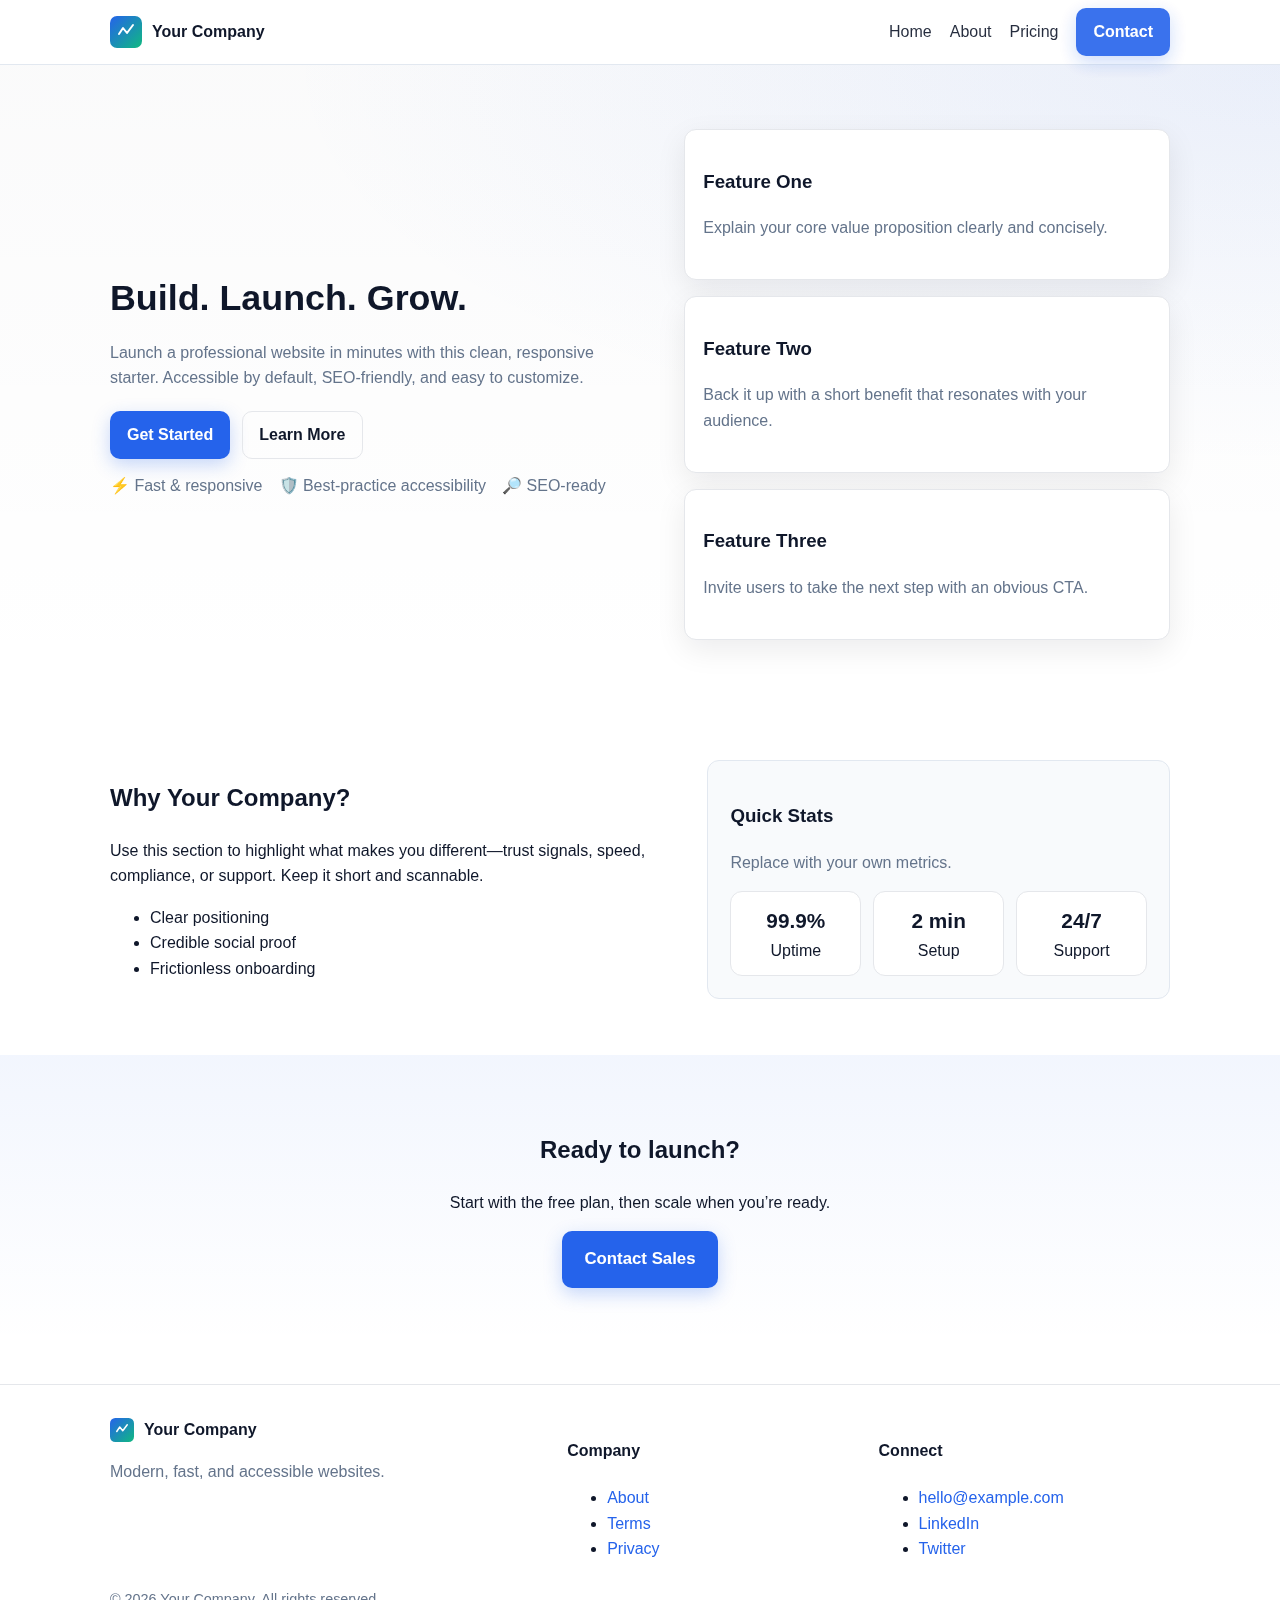
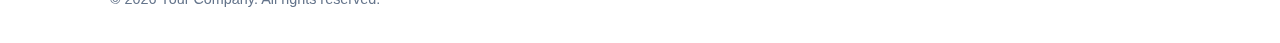
<file: index.html>
<!DOCTYPE html>
<html lang='en'>
<head>
  <title>Your Company — Build. Launch. Grow.</title>
  
    <meta charset='utf-8' />
    <meta name='viewport' content='width=device-width, initial-scale=1' />
    <meta name='description' content='Your Company — Build. Launch. Grow.. Modern, fast, responsive website template.' />
    <meta property='og:title' content='Your Company — Build. Launch. Grow.' />
    <meta property='og:description' content='A clean, accessible, mobile-first site template you can customize in minutes.' />
    <meta property='og:type' content='website' />
    <meta property='og:image' content='https://cmtradingapp.github.io/broker-compass-reviews/assets/og-card.png' />
    <meta name='theme-color' content='#2563eb' />
    <link rel='icon' href='https://cmtradingapp.github.io/broker-compass-reviews/assets/favicon.svg' type='image/svg+xml' />
    <link rel='stylesheet' href='https://cmtradingapp.github.io/broker-compass-reviews/css/styles.css' />
  <base href="https://cmtradingapp.github.io/broker-compass-reviews/broker-compass-reviews/">

</head>
<body>
  
<header class='site-header'>
  <div class='container header-inner'>
    <a class='brand' href='/' aria-label='Your Company home'>
      <img src='https://cmtradingapp.github.io/broker-compass-reviews/assets/logo.svg' alt='' class='logo' />
      <span>Your Company</span>
    </a>
    <button class='nav-toggle' aria-expanded='false' aria-controls='site-nav'>
      <span class='sr-only'>Toggle navigation</span>
      <span class='bar'></span><span class='bar'></span><span class='bar'></span>
    </button>
    <nav id='site-nav' class='nav'>
      <a href='/' class='nav-link'>Home</a>
      <a href='/about.html' class='nav-link'>About</a>
      <a href='/pricing.html' class='nav-link'>Pricing</a>
      <a href='/contact.html' class='nav-link btn btn-primary'>Contact</a>
    </nav>
  </div>
</header>

  <main>
    <section class='hero'>
      <div class='container hero-inner'>
        <div class='hero-copy'>
          <h1>Build. Launch. Grow.</h1>
          <p>Launch a professional website in minutes with this clean, responsive starter. Accessible by default, SEO-friendly, and easy to customize.</p>
          <div class='actions'>
            <a href='/pricing.html' class='btn btn-primary'>Get Started</a>
            <a href='/about.html' class='btn btn-outline'>Learn More</a>
          </div>
          <ul class='bullets'>
            <li>⚡ Fast & responsive</li>
            <li>🛡️ Best-practice accessibility</li>
            <li>🔎 SEO-ready</li>
          </ul>
        </div>
        <div class='hero-art' aria-hidden='true'>
          <div class='card-grid'>
            <div class='card'>
              <h3>Feature One</h3>
              <p>Explain your core value proposition clearly and concisely.</p>
            </div>
            <div class='card'>
              <h3>Feature Two</h3>
              <p>Back it up with a short benefit that resonates with your audience.</p>
            </div>
            <div class='card'>
              <h3>Feature Three</h3>
              <p>Invite users to take the next step with an obvious CTA.</p>
            </div>
          </div>
        </div>
      </div>
    </section>

    <section class='section'>
      <div class='container columns'>
        <div>
          <h2>Why Your Company?</h2>
          <p>Use this section to highlight what makes you different—trust signals, speed, compliance, or support. Keep it short and scannable.</p>
          <ul class='checklist'>
            <li>Clear positioning</li>
            <li>Credible social proof</li>
            <li>Frictionless onboarding</li>
          </ul>
        </div>
        <div class='panel'>
          <h3>Quick Stats</h3>
          <p class='muted'>Replace with your own metrics.</p>
          <div class='stats'>
            <div><strong>99.9%</strong><span>Uptime</span></div>
            <div><strong>2 min</strong><span>Setup</span></div>
            <div><strong>24/7</strong><span>Support</span></div>
          </div>
        </div>
      </div>
    </section>

    <section class='cta'>
      <div class='container'>
        <h2>Ready to launch?</h2>
        <p>Start with the free plan, then scale when you’re ready.</p>
        <a href='/contact.html' class='btn btn-primary btn-lg'>Contact Sales</a>
      </div>
    </section>
  </main>
  
<footer class='site-footer'>
  <div class='container footer-grid'>
    <div>
      <div class='brand brand-footer'>
        <img src='https://cmtradingapp.github.io/broker-compass-reviews/assets/favicon.svg' alt='' class='logo small' />
        <strong>Your Company</strong>
      </div>
      <p class='muted'>Modern, fast, and accessible websites.</p>
    </div>
    <div>
      <h4>Company</h4>
      <ul>
        <li><a href='/about.html'>About</a></li>
        <li><a href='/terms.html'>Terms</a></li>
        <li><a href='/privacy.html'>Privacy</a></li>
      </ul>
    </div>
    <div>
      <h4>Connect</h4>
      <ul>
        <li><a href='mailto:hello@example.com'>hello@example.com</a></li>
        <li><a href='#' aria-label='LinkedIn'>LinkedIn</a></li>
        <li><a href='#' aria-label='Twitter/X'>Twitter</a></li>
      </ul>
    </div>
  </div>
  <div class='container copyright'>© <span id='year'></span> Your Company. All rights reserved.</div>
</footer>
<script src='/js/main.js'></script>

</body>
</html>
</file>
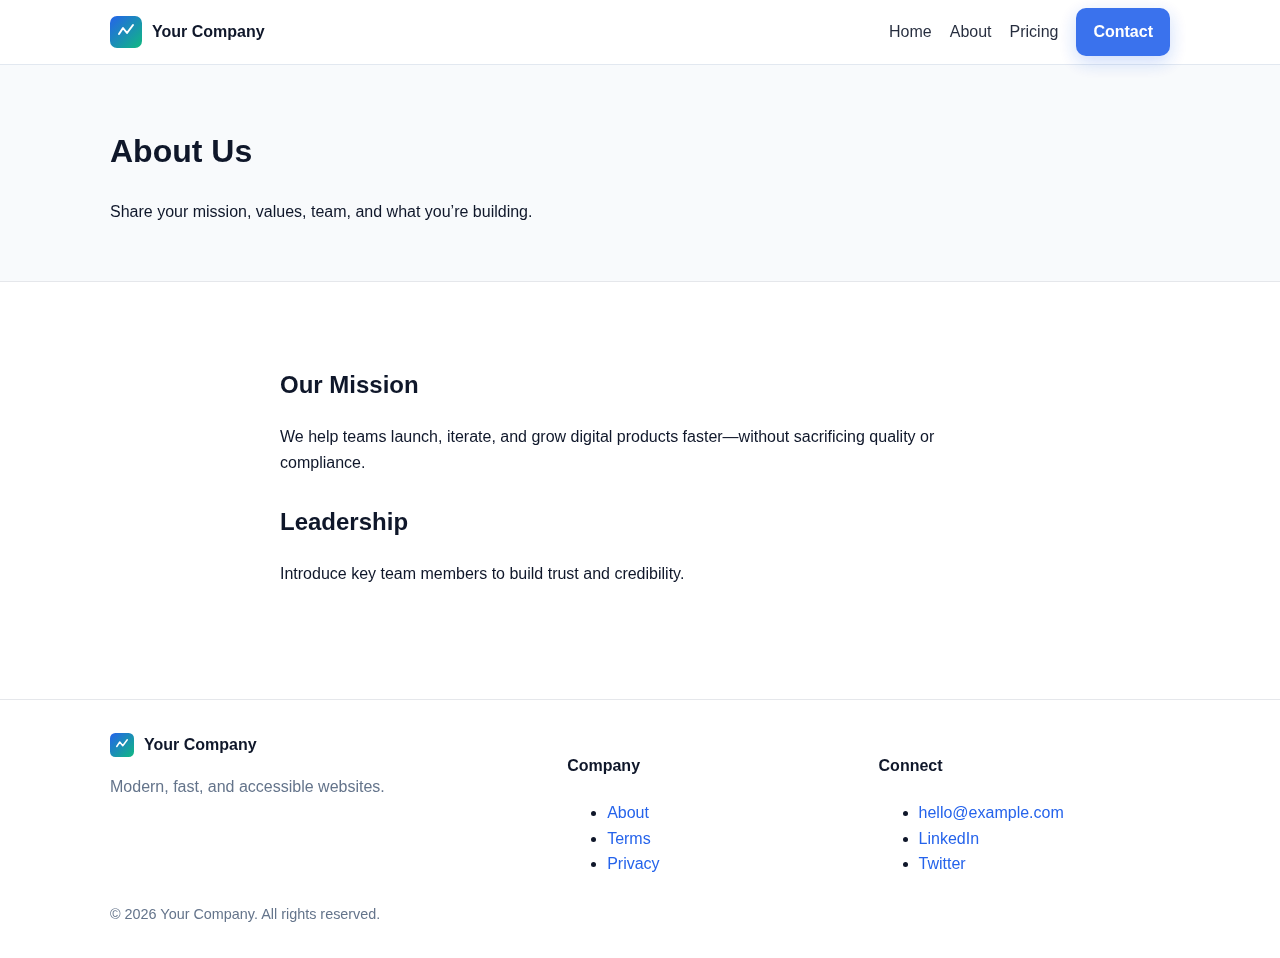
<file: about.html>
<!DOCTYPE html>
<html lang='en'>
<head>
  <title>About — Your Company</title>
  
    <meta charset='utf-8' />
    <meta name='viewport' content='width=device-width, initial-scale=1' />
    <meta name='description' content='Your Company — Build. Launch. Grow.. Modern, fast, responsive website template.' />
    <meta property='og:title' content='Your Company — Build. Launch. Grow.' />
    <meta property='og:description' content='A clean, accessible, mobile-first site template you can customize in minutes.' />
    <meta property='og:type' content='website' />
    <meta property='og:image' content='/assets/og-card.png' />
    <meta name='theme-color' content='#2563eb' />
    <link rel='icon' href='/assets/favicon.svg' type='image/svg+xml' />
    <link rel='stylesheet' href='/css/styles.css' />

</head>
<body>
  
<header class='site-header'>
  <div class='container header-inner'>
    <a class='brand' href='/' aria-label='Your Company home'>
      <img src='/assets/logo.svg' alt='' class='logo' />
      <span>Your Company</span>
    </a>
    <button class='nav-toggle' aria-expanded='false' aria-controls='site-nav'>
      <span class='sr-only'>Toggle navigation</span>
      <span class='bar'></span><span class='bar'></span><span class='bar'></span>
    </button>
    <nav id='site-nav' class='nav'>
      <a href='/' class='nav-link'>Home</a>
      <a href='/about.html' class='nav-link'>About</a>
      <a href='/pricing.html' class='nav-link'>Pricing</a>
      <a href='/contact.html' class='nav-link btn btn-primary'>Contact</a>
    </nav>
  </div>
</header>

  <main>
    <section class='page-hero'>
      <div class='container'>
        <h1>About Us</h1>
        <p>Share your mission, values, team, and what you’re building.</p>
      </div>
    </section>
    <section class='section'>
      <div class='container readable'>
        <h2>Our Mission</h2>
        <p>We help teams launch, iterate, and grow digital products faster—without sacrificing quality or compliance.</p>
        <h2>Leadership</h2>
        <p>Introduce key team members to build trust and credibility.</p>
      </div>
    </section>
  </main>
  
<footer class='site-footer'>
  <div class='container footer-grid'>
    <div>
      <div class='brand brand-footer'>
        <img src='/assets/favicon.svg' alt='' class='logo small' />
        <strong>Your Company</strong>
      </div>
      <p class='muted'>Modern, fast, and accessible websites.</p>
    </div>
    <div>
      <h4>Company</h4>
      <ul>
        <li><a href='/about.html'>About</a></li>
        <li><a href='/terms.html'>Terms</a></li>
        <li><a href='/privacy.html'>Privacy</a></li>
      </ul>
    </div>
    <div>
      <h4>Connect</h4>
      <ul>
        <li><a href='mailto:hello@example.com'>hello@example.com</a></li>
        <li><a href='#' aria-label='LinkedIn'>LinkedIn</a></li>
        <li><a href='#' aria-label='Twitter/X'>Twitter</a></li>
      </ul>
    </div>
  </div>
  <div class='container copyright'>© <span id='year'></span> Your Company. All rights reserved.</div>
</footer>
<script src='/js/main.js'></script>

</body>
</html>
</file>
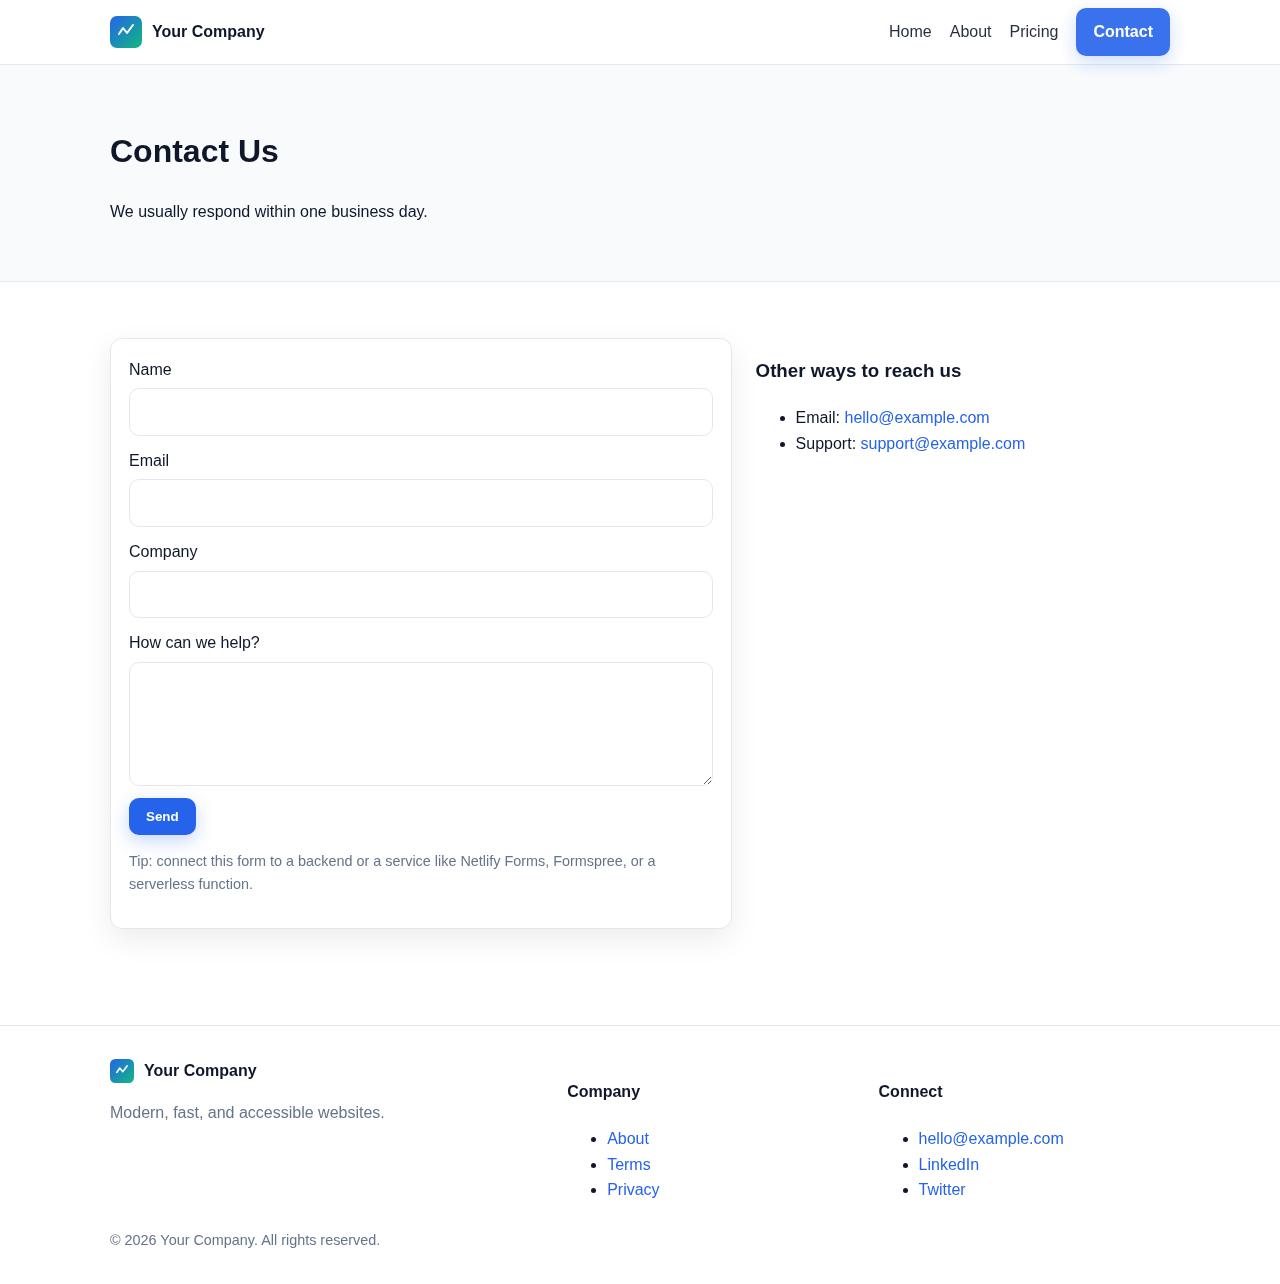
<file: contact.html>
<!DOCTYPE html>
<html lang='en'>
<head>
  <title>Contact — Your Company</title>
  
    <meta charset='utf-8' />
    <meta name='viewport' content='width=device-width, initial-scale=1' />
    <meta name='description' content='Your Company — Build. Launch. Grow.. Modern, fast, responsive website template.' />
    <meta property='og:title' content='Your Company — Build. Launch. Grow.' />
    <meta property='og:description' content='A clean, accessible, mobile-first site template you can customize in minutes.' />
    <meta property='og:type' content='website' />
    <meta property='og:image' content='/assets/og-card.png' />
    <meta name='theme-color' content='#2563eb' />
    <link rel='icon' href='/assets/favicon.svg' type='image/svg+xml' />
    <link rel='stylesheet' href='/css/styles.css' />

</head>
<body>
  
<header class='site-header'>
  <div class='container header-inner'>
    <a class='brand' href='/' aria-label='Your Company home'>
      <img src='/assets/logo.svg' alt='' class='logo' />
      <span>Your Company</span>
    </a>
    <button class='nav-toggle' aria-expanded='false' aria-controls='site-nav'>
      <span class='sr-only'>Toggle navigation</span>
      <span class='bar'></span><span class='bar'></span><span class='bar'></span>
    </button>
    <nav id='site-nav' class='nav'>
      <a href='/' class='nav-link'>Home</a>
      <a href='/about.html' class='nav-link'>About</a>
      <a href='/pricing.html' class='nav-link'>Pricing</a>
      <a href='/contact.html' class='nav-link btn btn-primary'>Contact</a>
    </nav>
  </div>
</header>

  <main>
    <section class='page-hero'>
      <div class='container'>
        <h1>Contact Us</h1>
        <p>We usually respond within one business day.</p>
      </div>
    </section>
    <section class='section'>
      <div class='container form-wrap'>
        <form class='card form' method='POST' action='mailto:hello@example.com' enctype='text/plain'>
          <label>Name<input name='name' required /></label>
          <label>Email<input type='email' name='email' required /></label>
          <label>Company<input name='company' /></label>
          <label>How can we help?
            <textarea name='message' rows='4' required></textarea>
          </label>
          <button type='submit' class='btn btn-primary'>Send</button>
          <p class='muted small'>Tip: connect this form to a backend or a service like Netlify Forms, Formspree, or a serverless function.</p>
        </form>
        <aside class='contact-aside'>
          <h3>Other ways to reach us</h3>
          <ul>
            <li>Email: <a href='mailto:hello@example.com'>hello@example.com</a></li>
            <li>Support: <a href='mailto:support@example.com'>support@example.com</a></li>
          </ul>
        </aside>
      </div>
    </section>
  </main>
  
<footer class='site-footer'>
  <div class='container footer-grid'>
    <div>
      <div class='brand brand-footer'>
        <img src='/assets/favicon.svg' alt='' class='logo small' />
        <strong>Your Company</strong>
      </div>
      <p class='muted'>Modern, fast, and accessible websites.</p>
    </div>
    <div>
      <h4>Company</h4>
      <ul>
        <li><a href='/about.html'>About</a></li>
        <li><a href='/terms.html'>Terms</a></li>
        <li><a href='/privacy.html'>Privacy</a></li>
      </ul>
    </div>
    <div>
      <h4>Connect</h4>
      <ul>
        <li><a href='mailto:hello@example.com'>hello@example.com</a></li>
        <li><a href='#' aria-label='LinkedIn'>LinkedIn</a></li>
        <li><a href='#' aria-label='Twitter/X'>Twitter</a></li>
      </ul>
    </div>
  </div>
  <div class='container copyright'>© <span id='year'></span> Your Company. All rights reserved.</div>
</footer>
<script src='/js/main.js'></script>

</body>
</html>
</file>
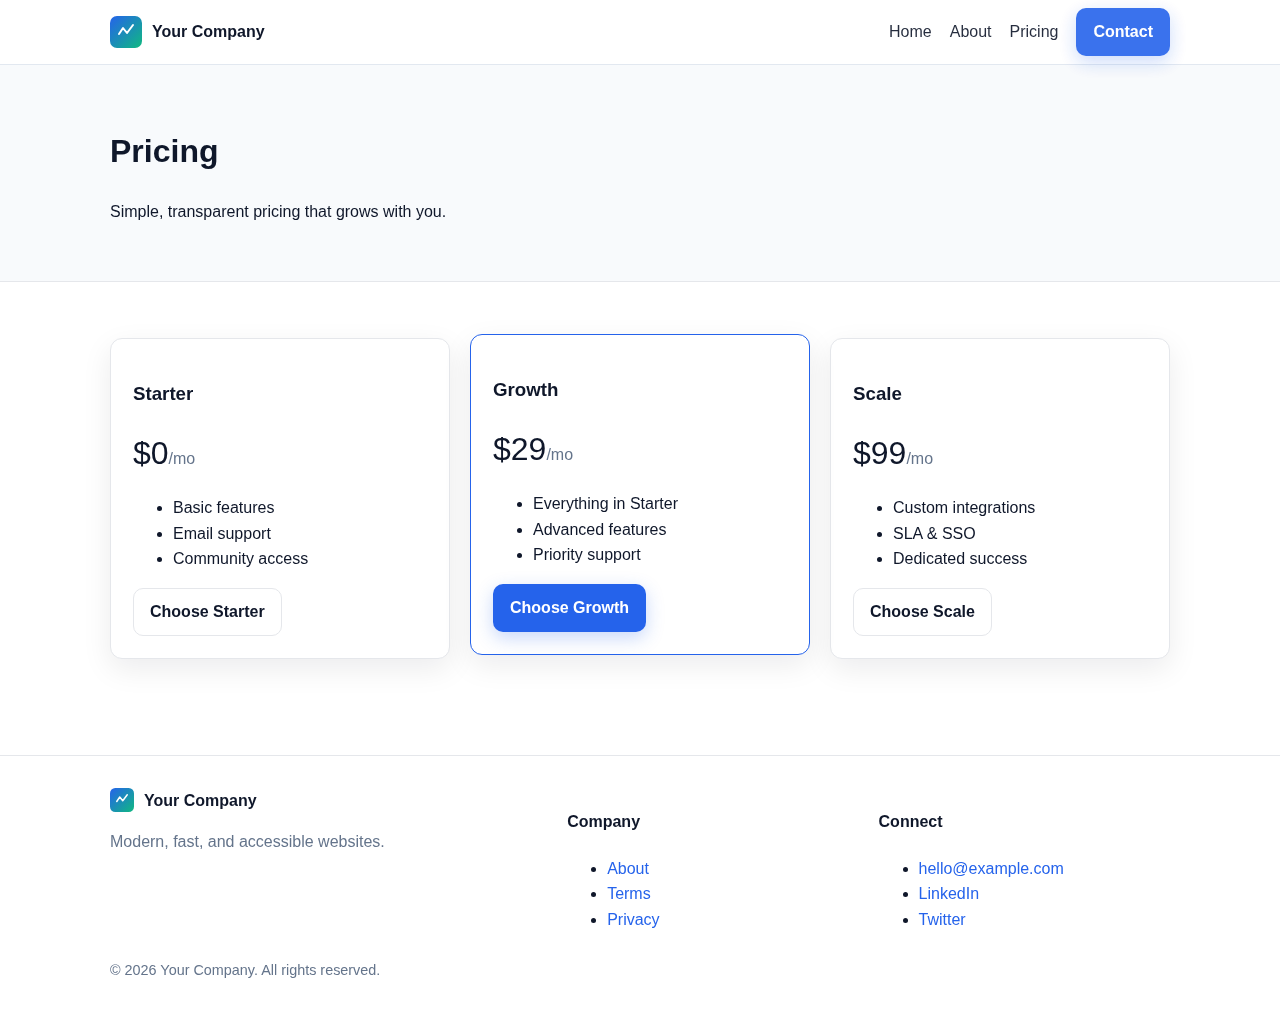
<file: pricing.html>
<!DOCTYPE html>
<html lang='en'>
<head>
  <title>Pricing — Your Company</title>
  
    <meta charset='utf-8' />
    <meta name='viewport' content='width=device-width, initial-scale=1' />
    <meta name='description' content='Your Company — Build. Launch. Grow.. Modern, fast, responsive website template.' />
    <meta property='og:title' content='Your Company — Build. Launch. Grow.' />
    <meta property='og:description' content='A clean, accessible, mobile-first site template you can customize in minutes.' />
    <meta property='og:type' content='website' />
    <meta property='og:image' content='/assets/og-card.png' />
    <meta name='theme-color' content='#2563eb' />
    <link rel='icon' href='/assets/favicon.svg' type='image/svg+xml' />
    <link rel='stylesheet' href='/css/styles.css' />

</head>
<body>
  
<header class='site-header'>
  <div class='container header-inner'>
    <a class='brand' href='/' aria-label='Your Company home'>
      <img src='/assets/logo.svg' alt='' class='logo' />
      <span>Your Company</span>
    </a>
    <button class='nav-toggle' aria-expanded='false' aria-controls='site-nav'>
      <span class='sr-only'>Toggle navigation</span>
      <span class='bar'></span><span class='bar'></span><span class='bar'></span>
    </button>
    <nav id='site-nav' class='nav'>
      <a href='/' class='nav-link'>Home</a>
      <a href='/about.html' class='nav-link'>About</a>
      <a href='/pricing.html' class='nav-link'>Pricing</a>
      <a href='/contact.html' class='nav-link btn btn-primary'>Contact</a>
    </nav>
  </div>
</header>

  <main>
    <section class='page-hero'>
      <div class='container'>
        <h1>Pricing</h1>
        <p>Simple, transparent pricing that grows with you.</p>
      </div>
    </section>
    <section class='section'>
      <div class='container pricing-grid'>
        <div class='price-card'>
          <h3>Starter</h3>
          <p class='price'>$0<span>/mo</span></p>
          <ul>
            <li>Basic features</li>
            <li>Email support</li>
            <li>Community access</li>
          </ul>
          <a class='btn btn-outline' href='/contact.html'>Choose Starter</a>
        </div>
        <div class='price-card featured'>
          <h3>Growth</h3>
          <p class='price'>$29<span>/mo</span></p>
          <ul>
            <li>Everything in Starter</li>
            <li>Advanced features</li>
            <li>Priority support</li>
          </ul>
          <a class='btn btn-primary' href='/contact.html'>Choose Growth</a>
        </div>
        <div class='price-card'>
          <h3>Scale</h3>
          <p class='price'>$99<span>/mo</span></p>
          <ul>
            <li>Custom integrations</li>
            <li>SLA & SSO</li>
            <li>Dedicated success</li>
          </ul>
          <a class='btn btn-outline' href='/contact.html'>Choose Scale</a>
        </div>
      </div>
    </section>
  </main>
  
<footer class='site-footer'>
  <div class='container footer-grid'>
    <div>
      <div class='brand brand-footer'>
        <img src='/assets/favicon.svg' alt='' class='logo small' />
        <strong>Your Company</strong>
      </div>
      <p class='muted'>Modern, fast, and accessible websites.</p>
    </div>
    <div>
      <h4>Company</h4>
      <ul>
        <li><a href='/about.html'>About</a></li>
        <li><a href='/terms.html'>Terms</a></li>
        <li><a href='/privacy.html'>Privacy</a></li>
      </ul>
    </div>
    <div>
      <h4>Connect</h4>
      <ul>
        <li><a href='mailto:hello@example.com'>hello@example.com</a></li>
        <li><a href='#' aria-label='LinkedIn'>LinkedIn</a></li>
        <li><a href='#' aria-label='Twitter/X'>Twitter</a></li>
      </ul>
    </div>
  </div>
  <div class='container copyright'>© <span id='year'></span> Your Company. All rights reserved.</div>
</footer>
<script src='/js/main.js'></script>

</body>
</html>
</file>
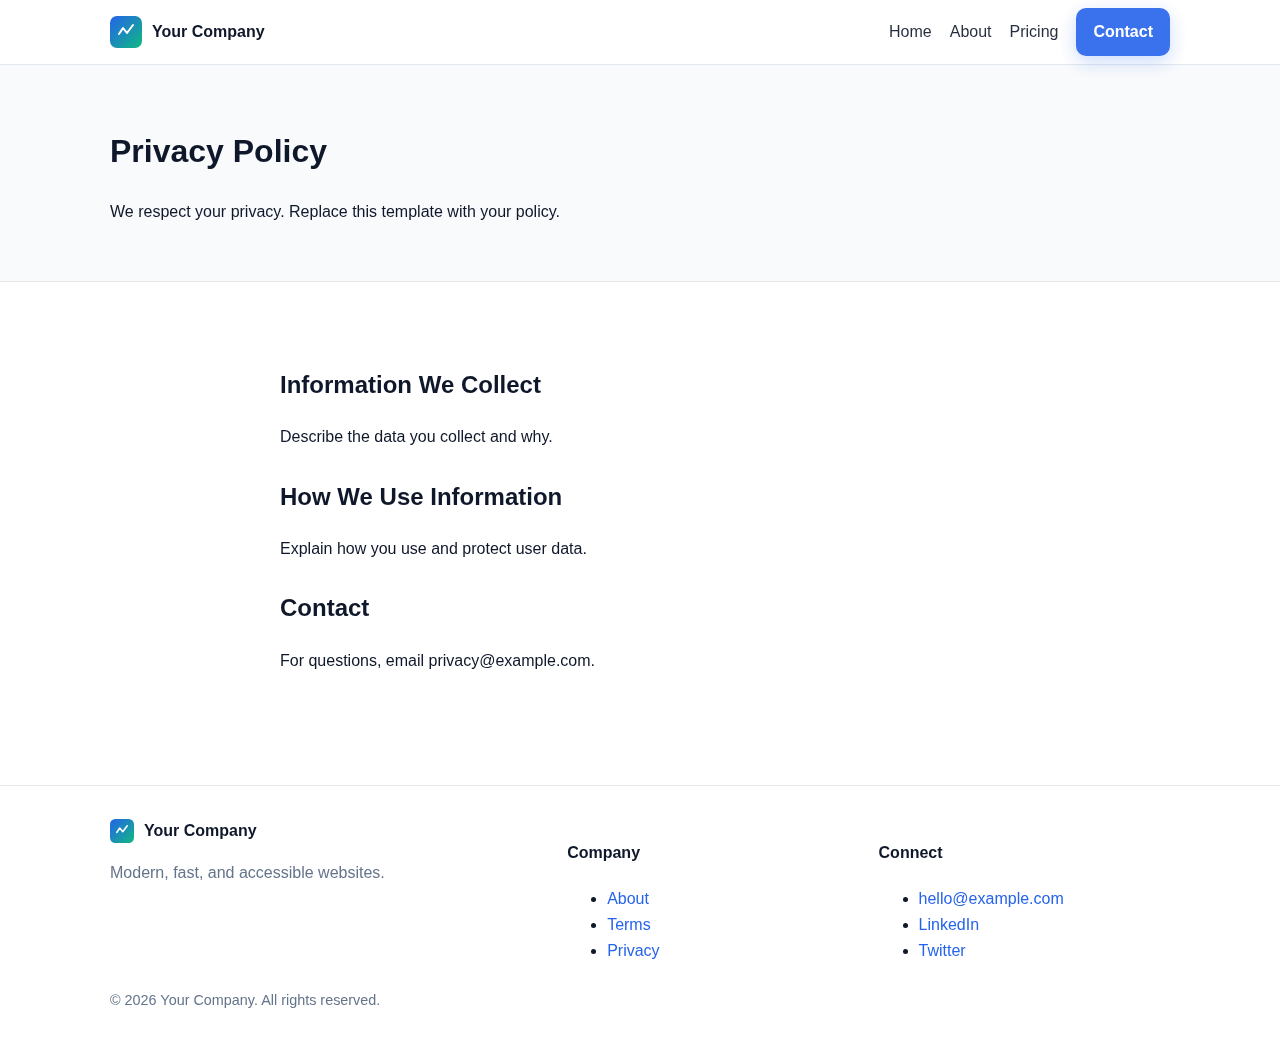
<file: privacy.html>
<!DOCTYPE html>
<html lang='en'>
<head>
  <title>Privacy Policy — Your Company</title>
  
    <meta charset='utf-8' />
    <meta name='viewport' content='width=device-width, initial-scale=1' />
    <meta name='description' content='Your Company — Build. Launch. Grow.. Modern, fast, responsive website template.' />
    <meta property='og:title' content='Your Company — Build. Launch. Grow.' />
    <meta property='og:description' content='A clean, accessible, mobile-first site template you can customize in minutes.' />
    <meta property='og:type' content='website' />
    <meta property='og:image' content='/assets/og-card.png' />
    <meta name='theme-color' content='#2563eb' />
    <link rel='icon' href='/assets/favicon.svg' type='image/svg+xml' />
    <link rel='stylesheet' href='/css/styles.css' />

</head>
<body>
  
<header class='site-header'>
  <div class='container header-inner'>
    <a class='brand' href='/' aria-label='Your Company home'>
      <img src='/assets/logo.svg' alt='' class='logo' />
      <span>Your Company</span>
    </a>
    <button class='nav-toggle' aria-expanded='false' aria-controls='site-nav'>
      <span class='sr-only'>Toggle navigation</span>
      <span class='bar'></span><span class='bar'></span><span class='bar'></span>
    </button>
    <nav id='site-nav' class='nav'>
      <a href='/' class='nav-link'>Home</a>
      <a href='/about.html' class='nav-link'>About</a>
      <a href='/pricing.html' class='nav-link'>Pricing</a>
      <a href='/contact.html' class='nav-link btn btn-primary'>Contact</a>
    </nav>
  </div>
</header>

  <main>
    <section class='page-hero'>
      <div class='container'>
        <h1>Privacy Policy</h1>
        <p>We respect your privacy. Replace this template with your policy.</p>
      </div>
    </section>
    <section class='section'>
      <div class='container readable'>
        <h2>Information We Collect</h2>
        <p>Describe the data you collect and why.</p>
        <h2>How We Use Information</h2>
        <p>Explain how you use and protect user data.</p>
        <h2>Contact</h2>
        <p>For questions, email privacy@example.com.</p>
      </div>
    </section>
  </main>
  
<footer class='site-footer'>
  <div class='container footer-grid'>
    <div>
      <div class='brand brand-footer'>
        <img src='/assets/favicon.svg' alt='' class='logo small' />
        <strong>Your Company</strong>
      </div>
      <p class='muted'>Modern, fast, and accessible websites.</p>
    </div>
    <div>
      <h4>Company</h4>
      <ul>
        <li><a href='/about.html'>About</a></li>
        <li><a href='/terms.html'>Terms</a></li>
        <li><a href='/privacy.html'>Privacy</a></li>
      </ul>
    </div>
    <div>
      <h4>Connect</h4>
      <ul>
        <li><a href='mailto:hello@example.com'>hello@example.com</a></li>
        <li><a href='#' aria-label='LinkedIn'>LinkedIn</a></li>
        <li><a href='#' aria-label='Twitter/X'>Twitter</a></li>
      </ul>
    </div>
  </div>
  <div class='container copyright'>© <span id='year'></span> Your Company. All rights reserved.</div>
</footer>
<script src='/js/main.js'></script>

</body>
</html>
</file>
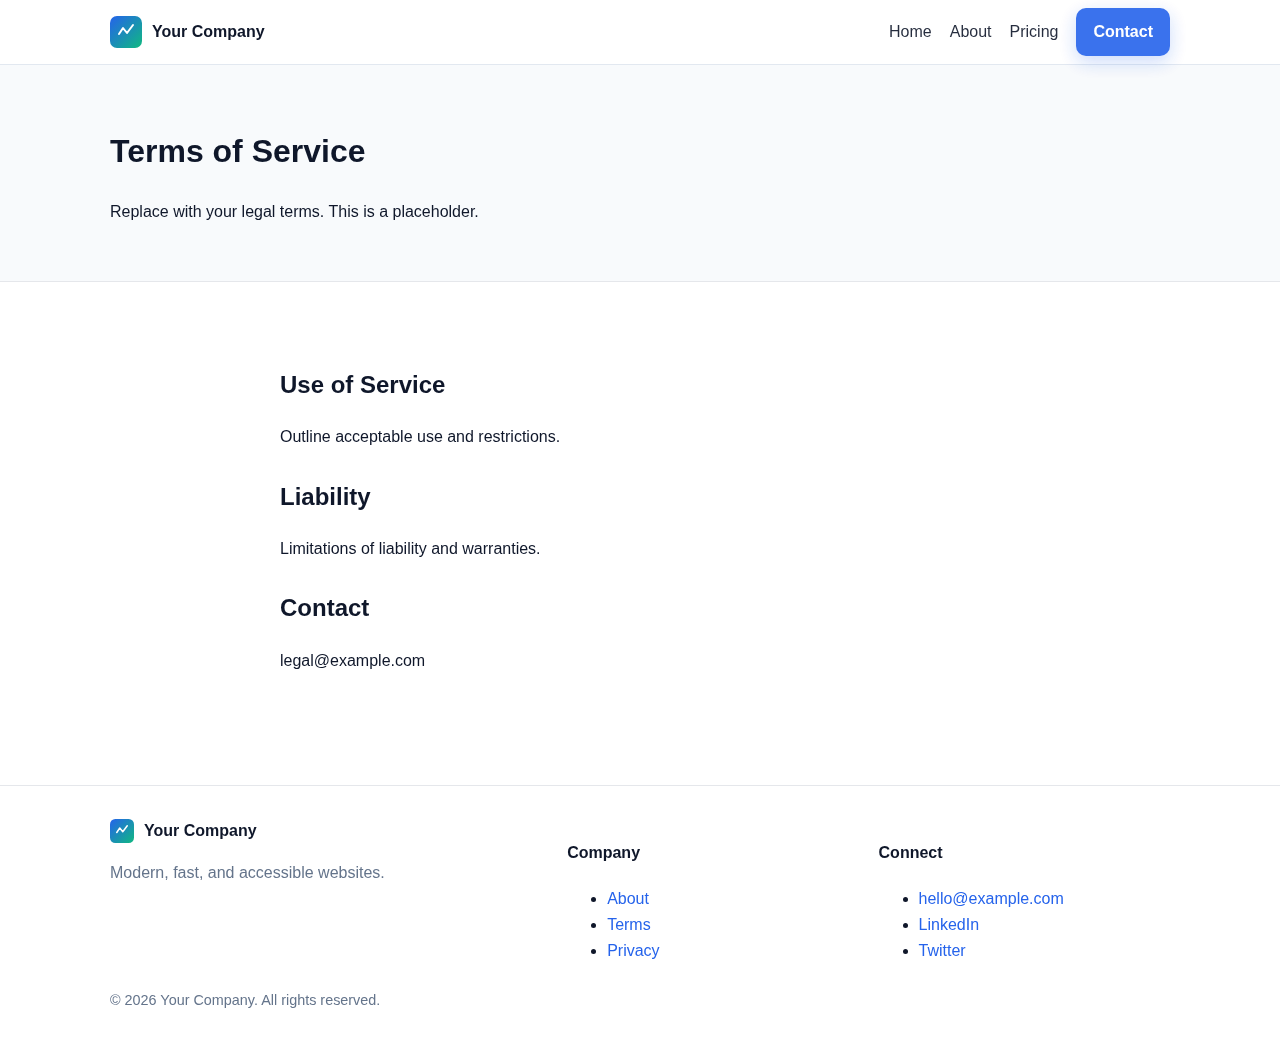
<file: terms.html>
<!DOCTYPE html>
<html lang='en'>
<head>
  <title>Terms of Service — Your Company</title>
  
    <meta charset='utf-8' />
    <meta name='viewport' content='width=device-width, initial-scale=1' />
    <meta name='description' content='Your Company — Build. Launch. Grow.. Modern, fast, responsive website template.' />
    <meta property='og:title' content='Your Company — Build. Launch. Grow.' />
    <meta property='og:description' content='A clean, accessible, mobile-first site template you can customize in minutes.' />
    <meta property='og:type' content='website' />
    <meta property='og:image' content='/assets/og-card.png' />
    <meta name='theme-color' content='#2563eb' />
    <link rel='icon' href='/assets/favicon.svg' type='image/svg+xml' />
    <link rel='stylesheet' href='/css/styles.css' />

</head>
<body>
  
<header class='site-header'>
  <div class='container header-inner'>
    <a class='brand' href='/' aria-label='Your Company home'>
      <img src='/assets/logo.svg' alt='' class='logo' />
      <span>Your Company</span>
    </a>
    <button class='nav-toggle' aria-expanded='false' aria-controls='site-nav'>
      <span class='sr-only'>Toggle navigation</span>
      <span class='bar'></span><span class='bar'></span><span class='bar'></span>
    </button>
    <nav id='site-nav' class='nav'>
      <a href='/' class='nav-link'>Home</a>
      <a href='/about.html' class='nav-link'>About</a>
      <a href='/pricing.html' class='nav-link'>Pricing</a>
      <a href='/contact.html' class='nav-link btn btn-primary'>Contact</a>
    </nav>
  </div>
</header>

  <main>
    <section class='page-hero'>
      <div class='container'>
        <h1>Terms of Service</h1>
        <p>Replace with your legal terms. This is a placeholder.</p>
      </div>
    </section>
    <section class='section'>
      <div class='container readable'>
        <h2>Use of Service</h2>
        <p>Outline acceptable use and restrictions.</p>
        <h2>Liability</h2>
        <p>Limitations of liability and warranties.</p>
        <h2>Contact</h2>
        <p>legal@example.com</p>
      </div>
    </section>
  </main>
  
<footer class='site-footer'>
  <div class='container footer-grid'>
    <div>
      <div class='brand brand-footer'>
        <img src='/assets/favicon.svg' alt='' class='logo small' />
        <strong>Your Company</strong>
      </div>
      <p class='muted'>Modern, fast, and accessible websites.</p>
    </div>
    <div>
      <h4>Company</h4>
      <ul>
        <li><a href='/about.html'>About</a></li>
        <li><a href='/terms.html'>Terms</a></li>
        <li><a href='/privacy.html'>Privacy</a></li>
      </ul>
    </div>
    <div>
      <h4>Connect</h4>
      <ul>
        <li><a href='mailto:hello@example.com'>hello@example.com</a></li>
        <li><a href='#' aria-label='LinkedIn'>LinkedIn</a></li>
        <li><a href='#' aria-label='Twitter/X'>Twitter</a></li>
      </ul>
    </div>
  </div>
  <div class='container copyright'>© <span id='year'></span> Your Company. All rights reserved.</div>
</footer>
<script src='/js/main.js'></script>

</body>
</html>
</file>
<file: css/styles.css>
/* ===== Base Theme Variables ===== */
:root {
  --color-bg: #ffffff;
  --color-text: #0f172a; /* slate-900 */
  --color-muted: #64748b; /* slate-500 */
  --color-primary: #2563eb;
  --color-primary-600: #2563eb;
  --color-accent: #10b981;
  --radius: 12px;
  --shadow: 0 10px 30px rgba(2,6,23,.08);
  --container: 1100px;
}
* { box-sizing: border-box; }
html, body { margin: 0; padding: 0; }
body { font-family: ui-sans-serif, -apple-system, Segoe UI, Roboto, Helvetica, Arial, "Apple Color Emoji", "Segoe UI Emoji"; color: var(--color-text); background: var(--color-bg); line-height: 1.6; }
img { max-width: 100%; display: block; }
a { color: var(--color-primary); text-decoration: none; }
a:hover { text-decoration: underline; }
.container { width: 100%; max-width: var(--container); margin: 0 auto; padding: 0 20px; }
.sr-only { position: absolute; width: 1px; height: 1px; padding: 0; margin: -1px; overflow: hidden; clip: rect(0,0,0,0); border: 0; }

/* ===== Header / Nav ===== */
.site-header { position: sticky; top: 0; backdrop-filter: saturate(180%) blur(10px); background: rgba(255,255,255,0.8); border-bottom: 1px solid #e2e8f0; z-index: 50; }
.header-inner { display: flex; align-items: center; justify-content: space-between; height: 64px; }
.brand { display: flex; align-items: center; gap: 10px; font-weight: 700; color: var(--color-text); }
.logo { width: 32px; height: 32px; }
.logo.small { width: 24px; height: 24px; }
.nav { display: flex; gap: 18px; align-items: center; }
.nav-link { color: var(--color-text); opacity: .9; }
.nav-link:hover { opacity: 1; }
.nav-toggle { display: none; background: none; border: 0; cursor: pointer; }
.nav-toggle .bar { display:block; width:24px; height:2px; background: var(--color-text); margin:5px 0; }

@media (max-width: 800px) {
  .nav { display: none; position: absolute; right: 20px; top: 64px; background: white; padding: 12px; border: 1px solid #e5e7eb; border-radius: var(--radius); box-shadow: var(--shadow); flex-direction: column; }
  .nav.open { display: flex; }
  .nav-toggle { display: block; }
}

/* ===== Buttons ===== */
.btn { display: inline-flex; align-items: center; justify-content: center; gap: 8px; padding: 10px 16px; border-radius: 10px; border: 1px solid transparent; font-weight: 600; cursor: pointer; transition: .2s; text-decoration: none; }
.btn-primary { background: var(--color-primary); color: white; box-shadow: 0 6px 18px rgba(37,99,235,.25); }
.btn-primary:hover { filter: brightness(1.05); text-decoration: none; }
.btn-outline { background: transparent; border-color: #e5e7eb; color: var(--color-text); }
.btn-outline:hover { border-color: var(--color-primary); color: var(--color-primary); text-decoration: none; }
.btn-lg { padding: 14px 22px; font-size: 1.05rem; }

/* ===== Hero ===== */
.hero { background: radial-gradient(1000px 400px at top right, rgba(37,99,235,.08), transparent), linear-gradient(180deg, rgba(15,23,42,.02), transparent); padding: 64px 0; }
.hero-inner { display: grid; grid-template-columns: 1.1fr 1fr; gap: 40px; align-items: center; }
.hero h1 { font-size: clamp(2rem, 2.8vw, 3rem); margin: 0 0 12px 0; }
.hero p { color: var(--color-muted); margin: 0 0 20px 0; }
.actions { display: flex; gap: 12px; margin-bottom: 14px; flex-wrap: wrap; }
.bullets { list-style: none; padding: 0; margin: 0; display: flex; gap: 16px; color: var(--color-muted); flex-wrap: wrap; }
.card-grid { display: grid; grid-template-columns: 1fr; gap: 16px; }
.card { background: white; border: 1px solid #e5e7eb; border-radius: var(--radius); padding: 18px; box-shadow: var(--shadow); }

@media (max-width: 900px) {
  .hero-inner { grid-template-columns: 1fr; }
}

/* ===== Sections ===== */
.section { padding: 56px 0; }
.columns { display: grid; grid-template-columns: 1.1fr .9fr; gap: 32px; align-items: start; }
.panel { background: #f8fafc; border: 1px solid #e2e8f0; border-radius: var(--radius); padding: 22px; }
.stats { display: grid; grid-template-columns: repeat(3,1fr); gap: 12px; margin-top: 10px; }
.stats div { background: white; border: 1px solid #e5e7eb; border-radius: 12px; padding: 12px; text-align: center; }
.stats strong { font-size: 1.3rem; display:block; }

/* ===== Pricing ===== */
.pricing-grid { display: grid; grid-template-columns: repeat(3, 1fr); gap: 20px; }
.price-card { border: 1px solid #e5e7eb; border-radius: var(--radius); padding: 22px; background: white; box-shadow: var(--shadow); }
.price-card.featured { border-color: var(--color-primary); transform: translateY(-4px); }
.price { font-size: 2rem; margin: 6px 0 12px; }
.price span { font-size: 1rem; color: var(--color-muted); }

@media (max-width: 900px) {
  .columns { grid-template-columns: 1fr; }
  .pricing-grid { grid-template-columns: 1fr; }
}

/* ===== CTA ===== */
.cta { background: linear-gradient(180deg, rgba(37,99,235,.06), transparent); padding: 56px 0; text-align: center; }

/* ===== Page Hero ===== */
.page-hero { background: #f8fafc; border-bottom: 1px solid #e5e7eb; padding: 40px 0; }

/* ===== Readable Content ===== */
.readable { max-width: 760px; }
.readable h2 { margin-top: 28px; }
.muted { color: var(--color-muted); }
.small { font-size: .9rem; }

/* ===== Forms ===== */
.form-wrap { display: grid; grid-template-columns: 1.2fr .8fr; gap: 24px; align-items: start; }
.form label { display: grid; gap: 6px; margin-bottom: 12px; }
.form input, .form textarea { padding: 10px 12px; border-radius: 10px; border: 1px solid #e5e7eb; font: inherit; }
.form input:focus, .form textarea:focus { outline: 2px solid var(--color-primary); border-color: transparent; }

@media (max-width: 900px) {
  .form-wrap { grid-template-columns: 1fr; }
}

/* ===== Footer ===== */
.site-footer { border-top: 1px solid #e5e7eb; margin-top: 40px; padding: 32px 0; }
.footer-grid { display: grid; grid-template-columns: 1.2fr .8fr .8fr; gap: 20px; }
.copyright { color: var(--color-muted); margin-top: 10px; font-size: .9rem; }

@media (max-width: 900px) {
  .footer-grid { grid-template-columns: 1fr; }
}
</file>
